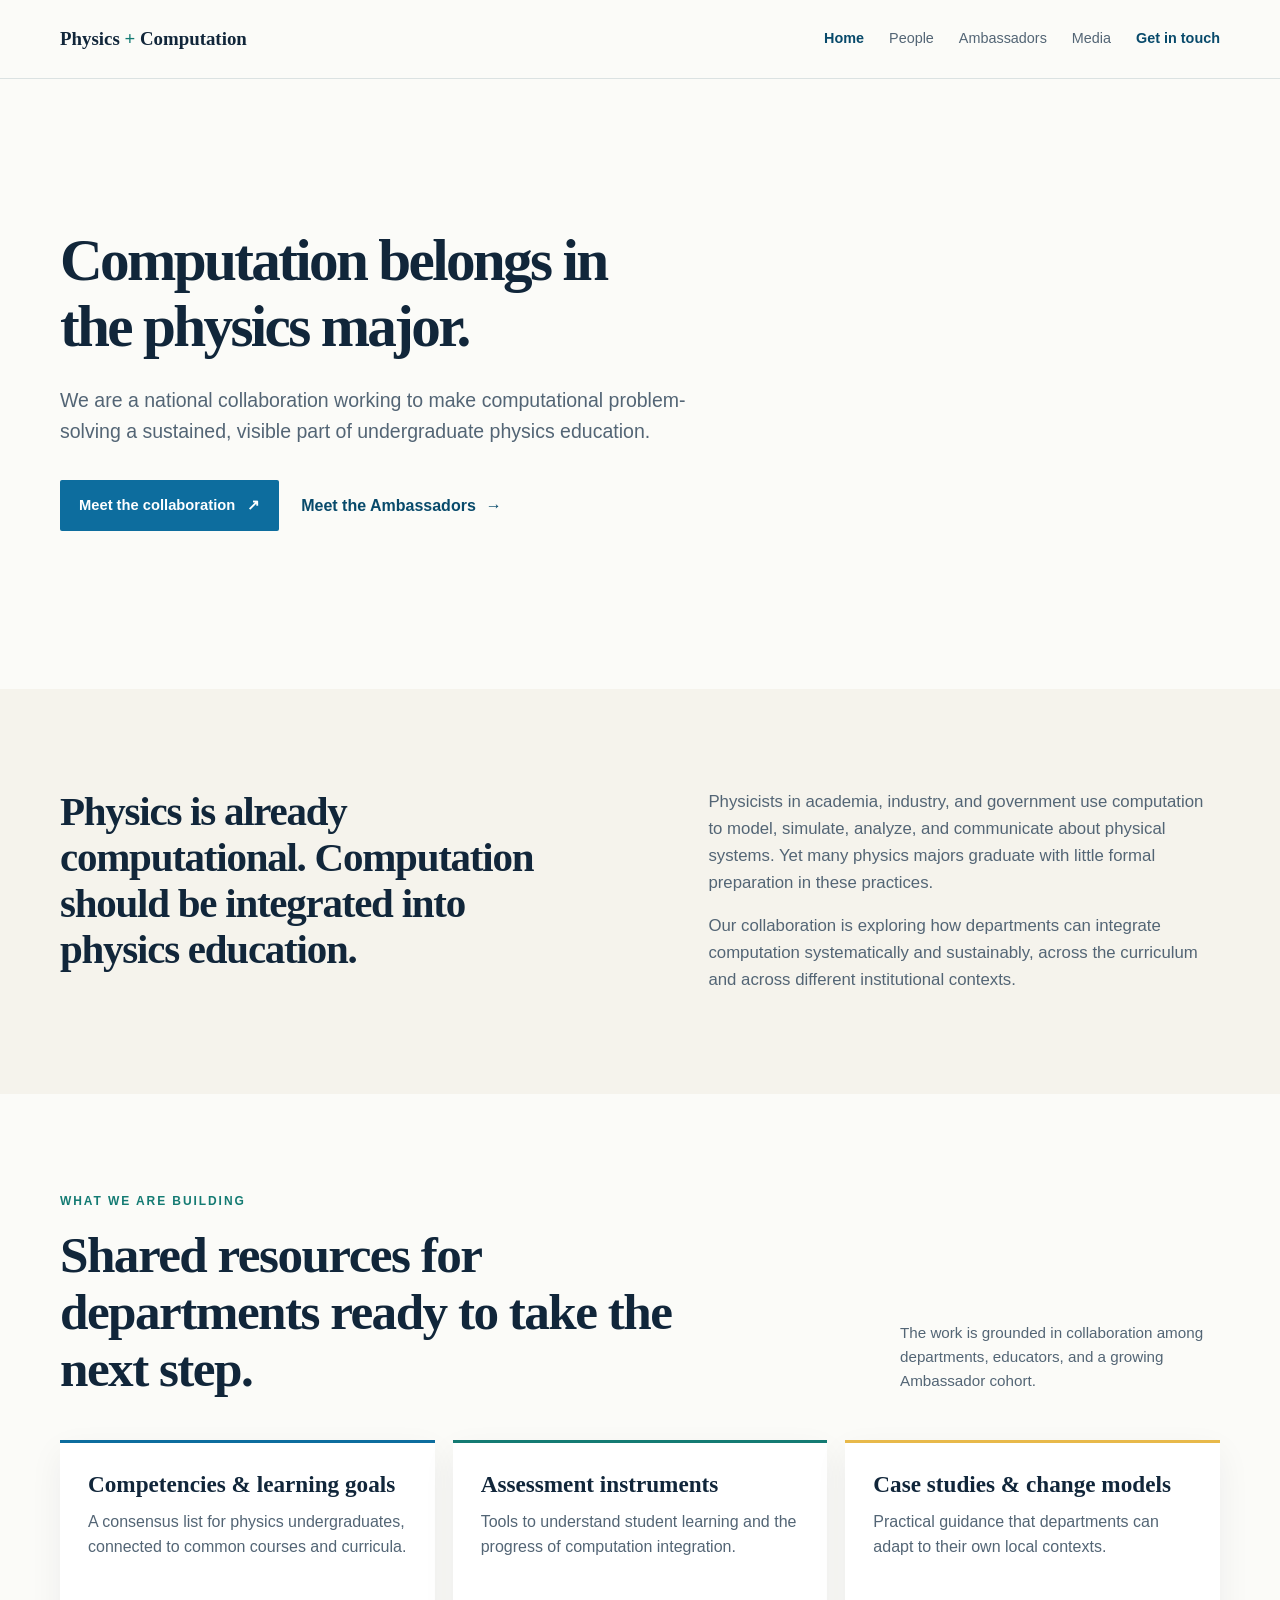
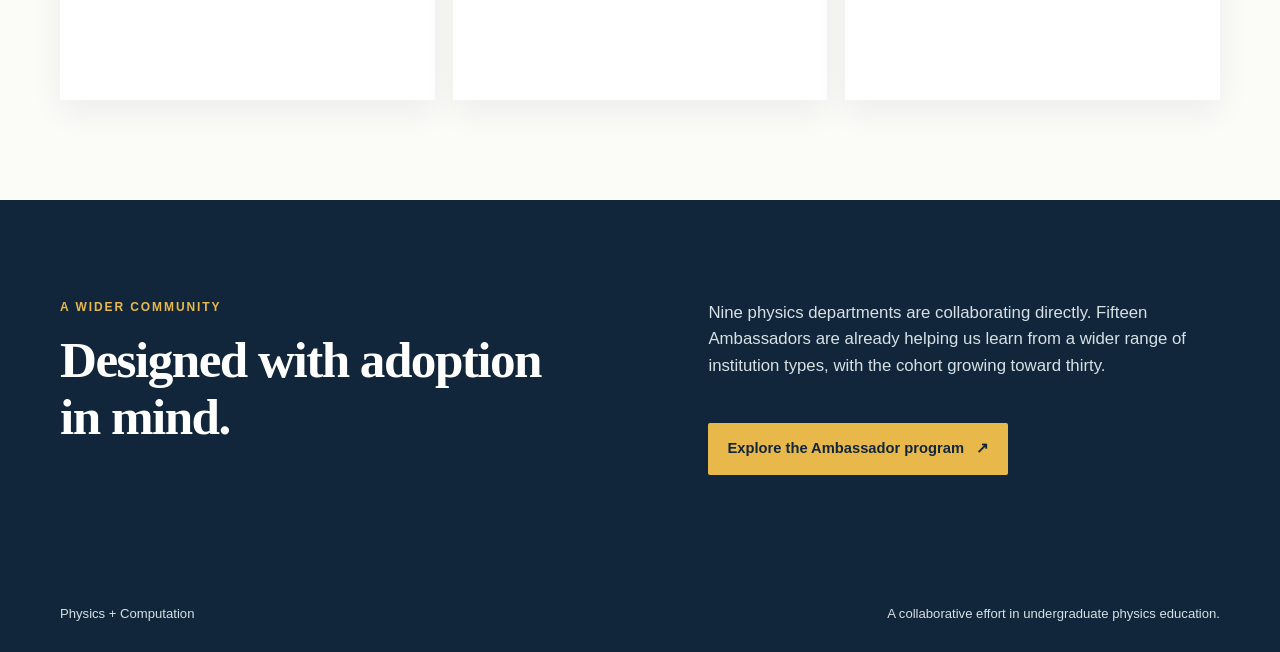
<file: index.html>
<!doctype html>
<html lang="en">
  <head>
    <meta charset="utf-8" />
    <meta name="viewport" content="width=device-width, initial-scale=1" />
    <meta name="description" content="A proposed NSF IUSE collaboration working to integrate computation into undergraduate physics education." />
    <title>Physics + Computation | Undergraduate Physics Education</title>
    <link rel="icon" href="favicon.svg" type="image/svg+xml" />
    <link rel="stylesheet" href="styles.css?v=20260717-2" />
  </head>
  <body>
    <header class="site-header">
      <div class="container nav-wrap">
        <a class="wordmark" href="index.html" aria-label="Physics and Computation home">
          <span>Physics <em>+</em> Computation</span>
        </a>
        <nav class="site-nav" aria-label="Primary navigation">
          <a class="active" href="index.html">Home</a>
          <a href="people.html">People</a>
          <a href="ambassadors.html">Ambassadors</a>
          <a href="media.html">Media</a>
          <a class="nav-contact" href="contact.html">Get in touch</a>
        </nav>
      </div>
    </header>

    <main>
      <section class="hero container">
        <div class="hero-copy">
          <h1>Computation belongs in the physics major.</h1>
          <p class="hero-lede">We are a national collaboration working to make computational problem-solving a sustained, visible part of undergraduate physics education.</p>
          <div class="hero-actions">
            <a class="button button-primary" href="people.html">Meet the collaboration <span aria-hidden="true">↗</span></a>
            <a class="text-link" href="ambassadors.html">Meet the Ambassadors <span aria-hidden="true">→</span></a>
          </div>
        </div>
      </section>

      <section class="section section-soft">
        <div class="container split-intro">
          <div>
            <h2 class="opportunity-heading">Physics is already computational. Computation should be integrated into physics education.</h2>
          </div>
          <div class="intro-copy">
            <p>Physicists in academia, industry, and government use computation to model, simulate, analyze, and communicate about physical systems. Yet many physics majors graduate with little formal preparation in these practices.</p>
            <p>Our collaboration is exploring how departments can integrate computation systematically and sustainably, across the curriculum and across different institutional contexts.</p>
          </div>
        </div>
      </section>

      <section class="section container">
        <div class="section-heading">
          <div>
            <p class="eyebrow">What we are building</p>
            <h2>Shared resources for departments ready to take the next step.</h2>
          </div>
          <p class="section-note">The work is grounded in collaboration among departments, educators, and a growing Ambassador cohort.</p>
        </div>
        <div class="product-grid">
          <article class="product-card">
            <h3>Competencies &amp; learning goals</h3>
            <p>A consensus list for physics undergraduates, connected to common courses and curricula.</p>
          </article>
          <article class="product-card">
            <h3>Assessment instruments</h3>
            <p>Tools to understand student learning and the progress of computation integration.</p>
          </article>
          <article class="product-card">
            <h3>Case studies &amp; change models</h3>
            <p>Practical guidance that departments can adapt to their own local contexts.</p>
          </article>
        </div>
      </section>

      <section class="section section-dark">
        <div class="container impact-row">
          <div>
            <p class="eyebrow eyebrow-light">A wider community</p>
            <h2>Designed with adoption in mind.</h2>
          </div>
          <div class="impact-copy">
            <p>Nine physics departments are collaborating directly. Fifteen Ambassadors are already helping us learn from a wider range of institution types, with the cohort growing toward thirty.</p>
            <a class="button button-light" href="ambassadors.html">Explore the Ambassador program <span aria-hidden="true">↗</span></a>
          </div>
        </div>
      </section>

    </main>

    <footer class="site-footer">
      <div class="container footer-wrap">
        <p>Physics + Computation</p>
        <p>A collaborative effort in undergraduate physics education.</p>
      </div>
    </footer>
  </body>
</html>
</file>
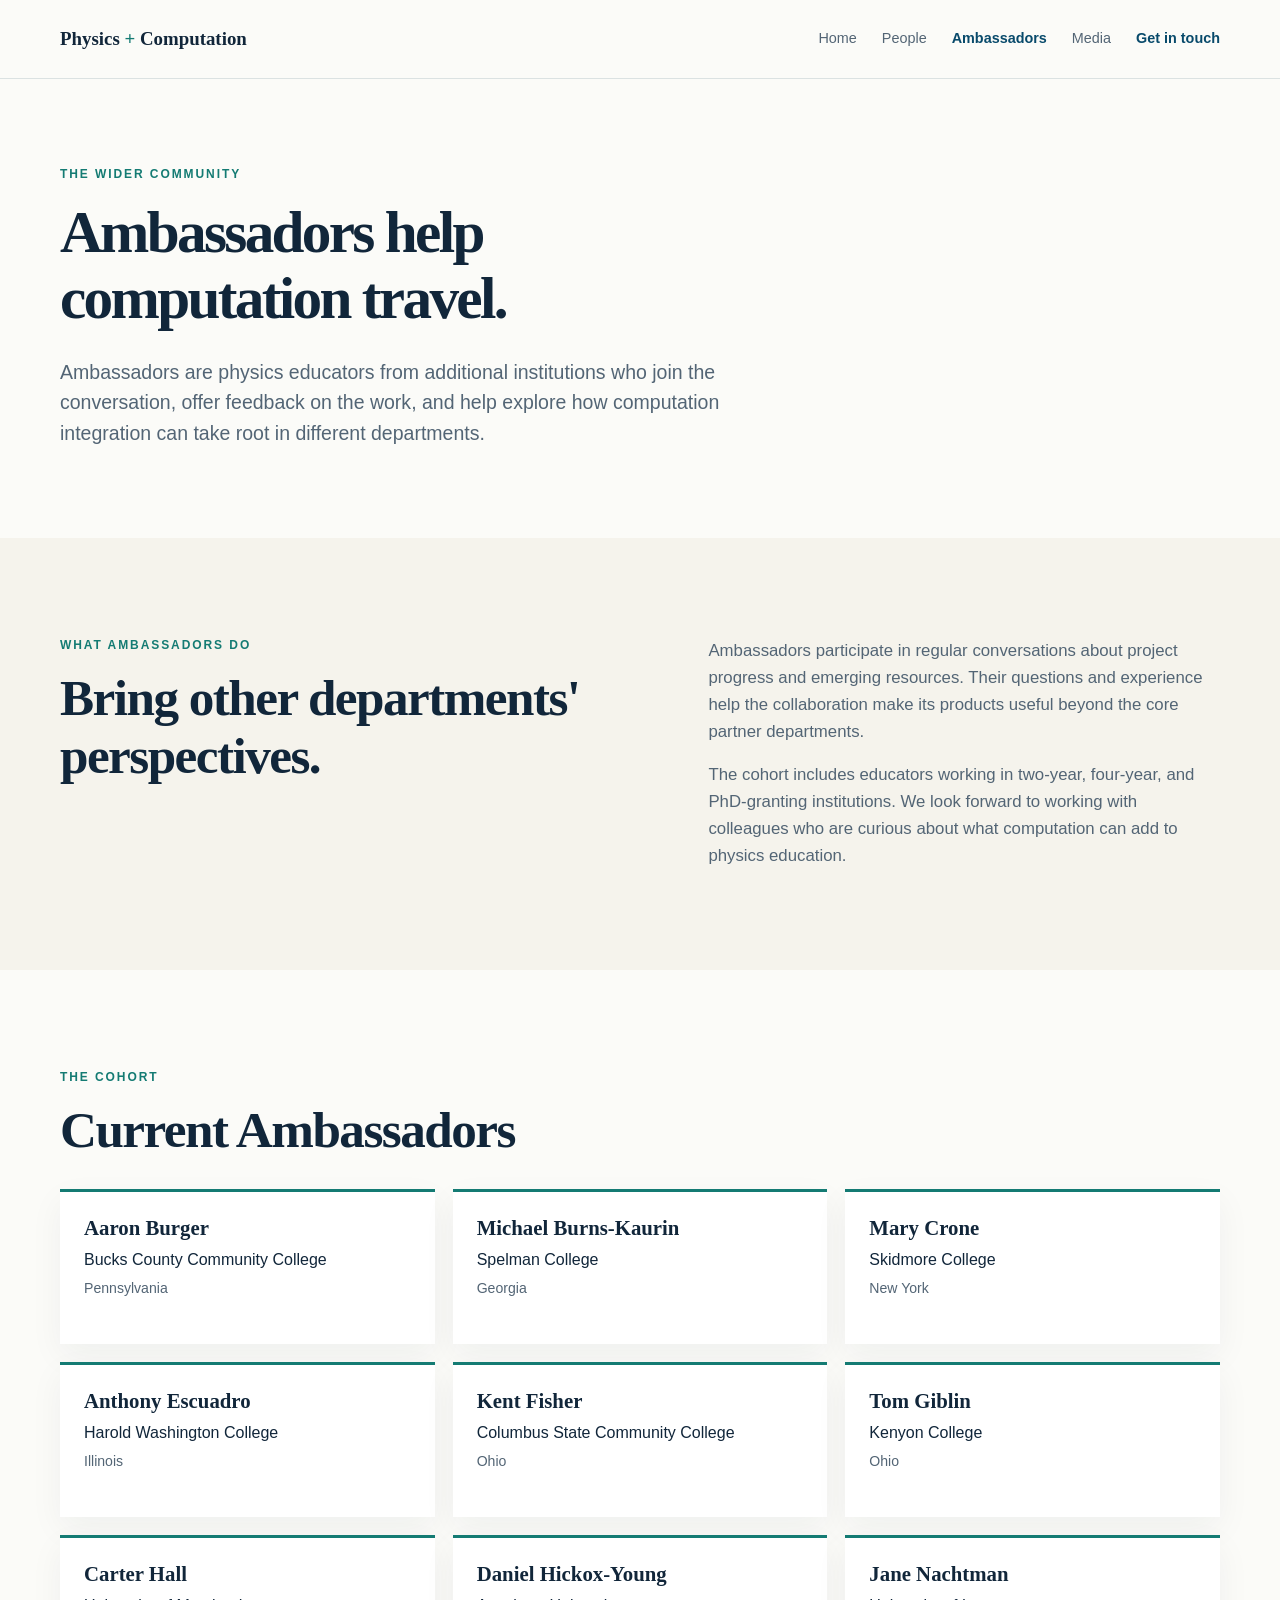
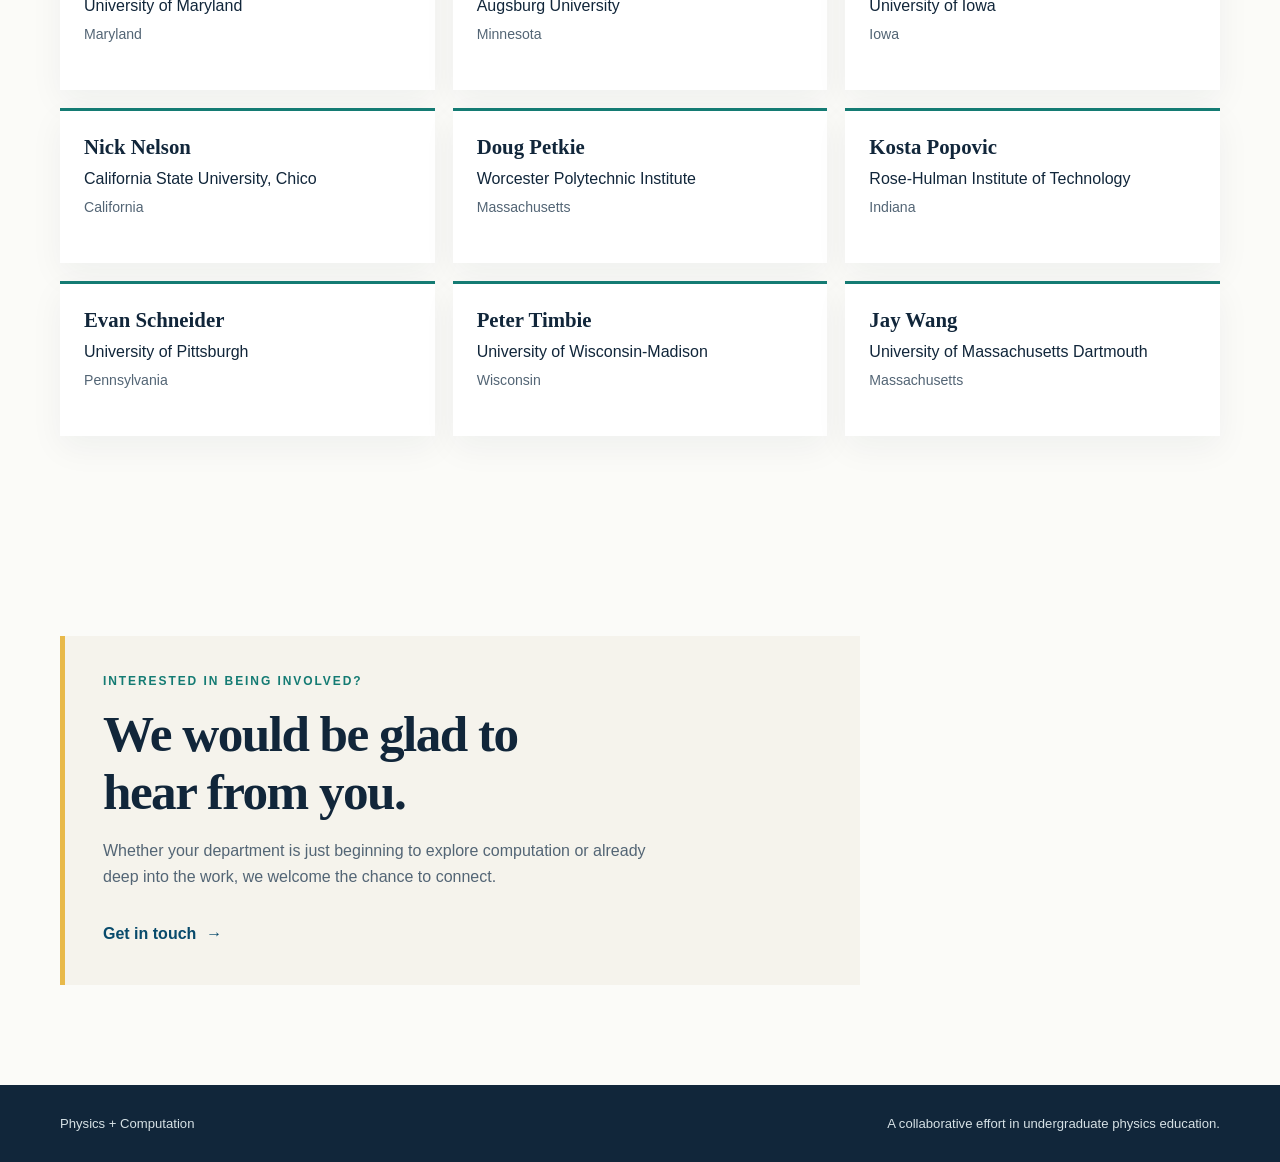
<file: ambassadors.html>
<!doctype html>
<html lang="en">
  <head>
    <meta charset="utf-8" />
    <meta name="viewport" content="width=device-width, initial-scale=1" />
    <meta name="description" content="Learn about the Ambassador cohort for the proposed Physics + Computation project." />
    <title>Ambassadors | Physics + Computation</title>
    <link rel="icon" href="favicon.svg" type="image/svg+xml" />
    <link rel="stylesheet" href="styles.css?v=20260717-2" />
  </head>
  <body>
    <header class="site-header">
      <div class="container nav-wrap">
        <a class="wordmark" href="index.html" aria-label="Physics and Computation home">
          <span>Physics <em>+</em> Computation</span>
        </a>
        <nav class="site-nav" aria-label="Primary navigation">
          <a href="index.html">Home</a>
          <a href="people.html">People</a>
          <a class="active" href="ambassadors.html">Ambassadors</a>
          <a href="media.html">Media</a>
          <a class="nav-contact" href="contact.html">Get in touch</a>
        </nav>
      </div>
    </header>

    <main>
      <section class="page-hero container ambassador-hero">
        <p class="eyebrow">The wider community</p>
        <h1>Ambassadors help computation travel.</h1>
        <p class="page-lede">Ambassadors are physics educators from additional institutions who join the conversation, offer feedback on the work, and help explore how computation integration can take root in different departments.</p>
      </section>

      <section class="section section-soft">
        <div class="container split-intro">
          <div>
            <p class="eyebrow">What Ambassadors do</p>
            <h2>Bring other departments' perspectives.</h2>
          </div>
          <div class="intro-copy">
            <p>Ambassadors participate in regular conversations about project progress and emerging resources. Their questions and experience help the collaboration make its products useful beyond the core partner departments.</p>
            <p>The cohort includes educators working in two-year, four-year, and PhD-granting institutions. We look forward to working with colleagues who are curious about what computation can add to physics education.</p>
          </div>
        </div>
      </section>

      <section class="section container">
        <div class="section-heading compact-heading ambassador-list-heading">
          <div>
            <p class="eyebrow">The cohort</p>
            <h2>Current Ambassadors</h2>
          </div>
        </div>
        <div class="ambassador-list">
          <article class="ambassador-card"><h3>Aaron Burger</h3><p>Bucks County Community College</p><span>Pennsylvania</span></article>
          <article class="ambassador-card"><h3>Michael Burns-Kaurin</h3><p>Spelman College</p><span>Georgia</span></article>
          <article class="ambassador-card"><h3>Mary Crone</h3><p>Skidmore College</p><span>New York</span></article>
          <article class="ambassador-card"><h3>Anthony Escuadro</h3><p>Harold Washington College</p><span>Illinois</span></article>
          <article class="ambassador-card"><h3>Kent Fisher</h3><p>Columbus State Community College</p><span>Ohio</span></article>
          <article class="ambassador-card"><h3>Tom Giblin</h3><p>Kenyon College</p><span>Ohio</span></article>
          <article class="ambassador-card"><h3>Carter Hall</h3><p>University of Maryland</p><span>Maryland</span></article>
          <article class="ambassador-card"><h3>Daniel Hickox-Young</h3><p>Augsburg University</p><span>Minnesota</span></article>
          <article class="ambassador-card"><h3>Jane Nachtman</h3><p>University of Iowa</p><span>Iowa</span></article>
          <article class="ambassador-card"><h3>Nick Nelson</h3><p>California State University, Chico</p><span>California</span></article>
          <article class="ambassador-card"><h3>Doug Petkie</h3><p>Worcester Polytechnic Institute</p><span>Massachusetts</span></article>
          <article class="ambassador-card"><h3>Kosta Popovic</h3><p>Rose-Hulman Institute of Technology</p><span>Indiana</span></article>
          <article class="ambassador-card"><h3>Evan Schneider</h3><p>University of Pittsburgh</p><span>Pennsylvania</span></article>
          <article class="ambassador-card"><h3>Peter Timbie</h3><p>University of Wisconsin-Madison</p><span>Wisconsin</span></article>
          <article class="ambassador-card"><h3>Jay Wang</h3><p>University of Massachusetts Dartmouth</p><span>Massachusetts</span></article>
        </div>
      </section>

      <section class="section container callout-section single-callout">
        <div class="callout callout-accent">
          <p class="eyebrow">Interested in being involved?</p>
          <h2>We would be glad to hear from you.</h2>
          <p>Whether your department is just beginning to explore computation or already deep into the work, we welcome the chance to connect.</p>
          <a class="text-link" href="contact.html">Get in touch <span aria-hidden="true">→</span></a>
        </div>
      </section>
    </main>

    <footer class="site-footer">
      <div class="container footer-wrap">
        <p>Physics + Computation</p>
        <p>A collaborative effort in undergraduate physics education.</p>
      </div>
    </footer>
  </body>
</html>
</file>
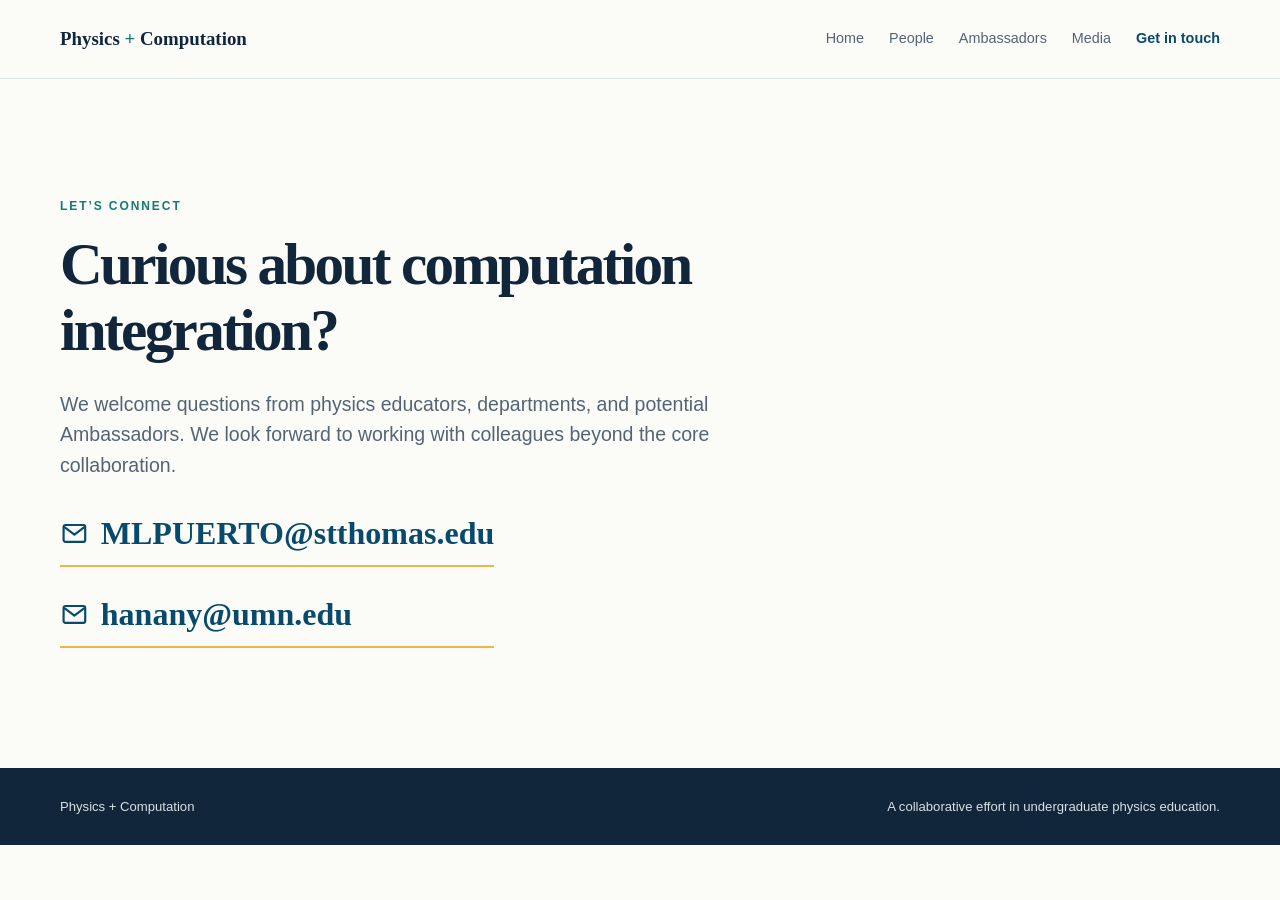
<file: contact.html>
<!doctype html>
<html lang="en">
  <head>
    <meta charset="utf-8" />
    <meta name="viewport" content="width=device-width, initial-scale=1" />
    <meta name="description" content="Contact the Physics + Computation collaboration." />
    <title>Contact | Physics + Computation</title>
    <link rel="icon" href="favicon.svg" type="image/svg+xml" />
    <link rel="stylesheet" href="styles.css?v=20260717-2" />
  </head>
  <body>
    <header class="site-header">
      <div class="container nav-wrap">
        <a class="wordmark" href="index.html" aria-label="Physics and Computation home">
          <span>Physics <em>+</em> Computation</span>
        </a>
        <nav class="site-nav" aria-label="Primary navigation">
          <a href="index.html">Home</a>
          <a href="people.html">People</a>
          <a href="ambassadors.html">Ambassadors</a>
          <a href="media.html">Media</a>
          <a class="nav-contact active" href="contact.html">Get in touch</a>
        </nav>
      </div>
    </header>

    <main>
      <section class="contact-hero container">
        <p class="eyebrow">Let’s connect</p>
        <h1>Curious about computation integration?</h1>
        <p class="page-lede">We welcome questions from physics educators, departments, and potential Ambassadors. We look forward to working with colleagues beyond the core collaboration.</p>
        <div class="contact-list">
          <a class="contact-email" href="mailto:MLPUERTO@stthomas.edu?subject=Question%20about%20the%20Computation%20Integration%20Collaboration"><span class="contact-icon" aria-hidden="true"><svg width="20" height="20" viewBox="0 0 24 24" fill="none" stroke="currentColor" stroke-linecap="round" stroke-linejoin="round" stroke-width="1.8" focusable="false"><rect x="3" y="5" width="18" height="14" rx="1.5"></rect><path d="m4 7 8 6 8-6"></path></svg></span>MLPUERTO@stthomas.edu</a>
          <a class="contact-email" href="mailto:hanany@umn.edu?subject=Question%20about%20the%20Computation%20Integration%20Collaboration"><span class="contact-icon" aria-hidden="true"><svg width="20" height="20" viewBox="0 0 24 24" fill="none" stroke="currentColor" stroke-linecap="round" stroke-linejoin="round" stroke-width="1.8" focusable="false"><rect x="3" y="5" width="18" height="14" rx="1.5"></rect><path d="m4 7 8 6 8-6"></path></svg></span>hanany@umn.edu</a>
        </div>
      </section>
    </main>

    <footer class="site-footer">
      <div class="container footer-wrap">
        <p>Physics + Computation</p>
        <p>A collaborative effort in undergraduate physics education.</p>
      </div>
    </footer>
  </body>
</html>
</file>
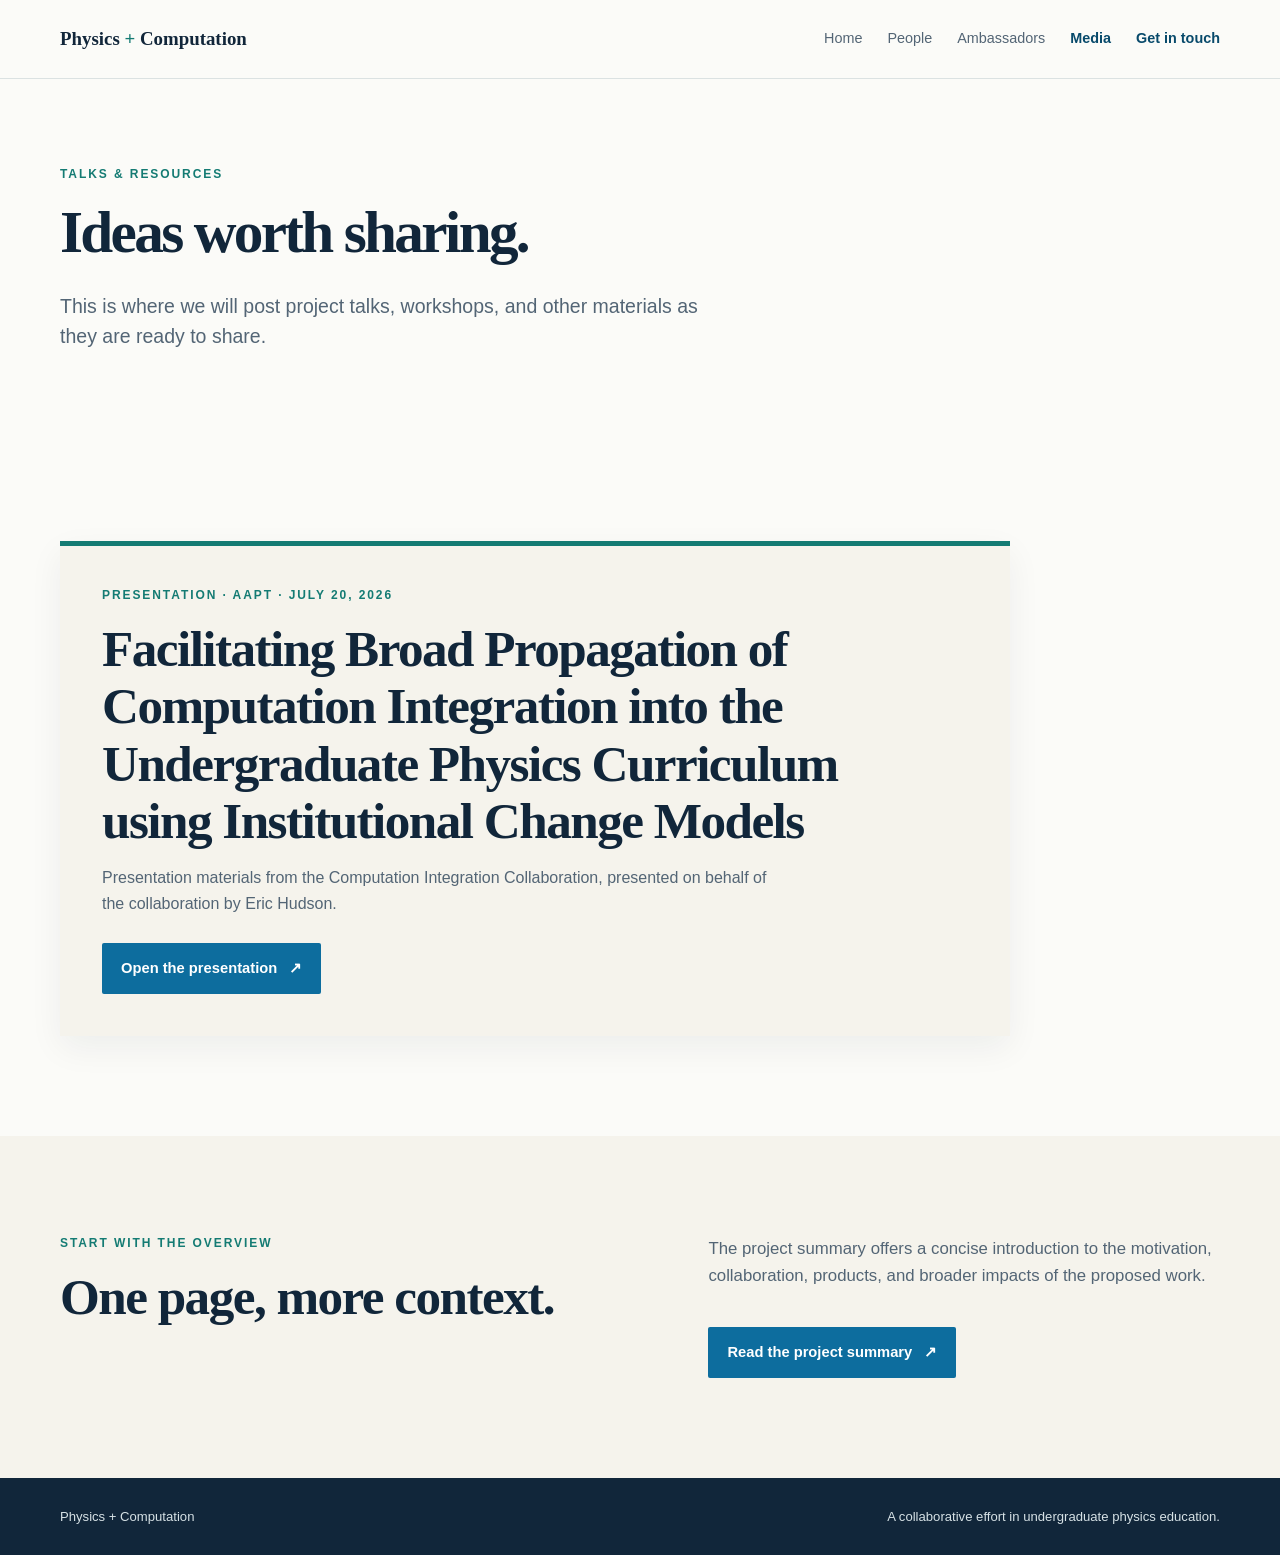
<file: media.html>
<!doctype html>
<html lang="en">
  <head>
    <meta charset="utf-8" />
    <meta name="viewport" content="width=device-width, initial-scale=1" />
    <meta name="description" content="Talks and media from the Physics + Computation collaboration." />
    <title>Media | Physics + Computation</title>
    <link rel="icon" href="favicon.svg" type="image/svg+xml" />
    <link rel="stylesheet" href="styles.css?v=20260717-2" />
  </head>
  <body>
    <header class="site-header">
      <div class="container nav-wrap">
        <a class="wordmark" href="index.html" aria-label="Physics and Computation home">
          <span>Physics <em>+</em> Computation</span>
        </a>
        <nav class="site-nav" aria-label="Primary navigation">
          <a href="index.html">Home</a>
          <a href="people.html">People</a>
          <a href="ambassadors.html">Ambassadors</a>
          <a class="active" href="media.html">Media</a>
          <a class="nav-contact" href="contact.html">Get in touch</a>
        </nav>
      </div>
    </header>

    <main>
      <section class="page-hero container">
        <p class="eyebrow">Talks &amp; resources</p>
        <h1>Ideas worth sharing.</h1>
        <p class="page-lede">This is where we will post project talks, workshops, and other materials as they are ready to share.</p>
      </section>

      <section class="section container">
        <article class="media-card">
          <p class="eyebrow">Presentation · AAPT · July 20, 2026</p>
          <h2>Facilitating Broad Propagation of Computation Integration into the Undergraduate Physics Curriculum using Institutional Change Models</h2>
          <p>Presentation materials from the Computation Integration Collaboration, presented on behalf of the collaboration by Eric Hudson.</p>
          <a class="button button-primary" href="assets/ComputationIUSE-AAPT-20260720.pdf" target="_blank" rel="noopener">Open the presentation <span aria-hidden="true">↗</span></a>
        </article>
      </section>

      <section class="section section-soft">
        <div class="container media-summary-row">
          <div>
            <p class="eyebrow">Start with the overview</p>
            <h2>One page, more context.</h2>
          </div>
          <div>
            <p>The project summary offers a concise introduction to the motivation, collaboration, products, and broader impacts of the proposed work.</p>
            <a class="button button-primary" href="assets/project-summary.pdf" target="_blank" rel="noopener">Read the project summary <span aria-hidden="true">↗</span></a>
          </div>
        </div>
      </section>
    </main>

    <footer class="site-footer">
      <div class="container footer-wrap">
        <p>Physics + Computation</p>
        <p>A collaborative effort in undergraduate physics education.</p>
      </div>
    </footer>
  </body>
</html>
</file>
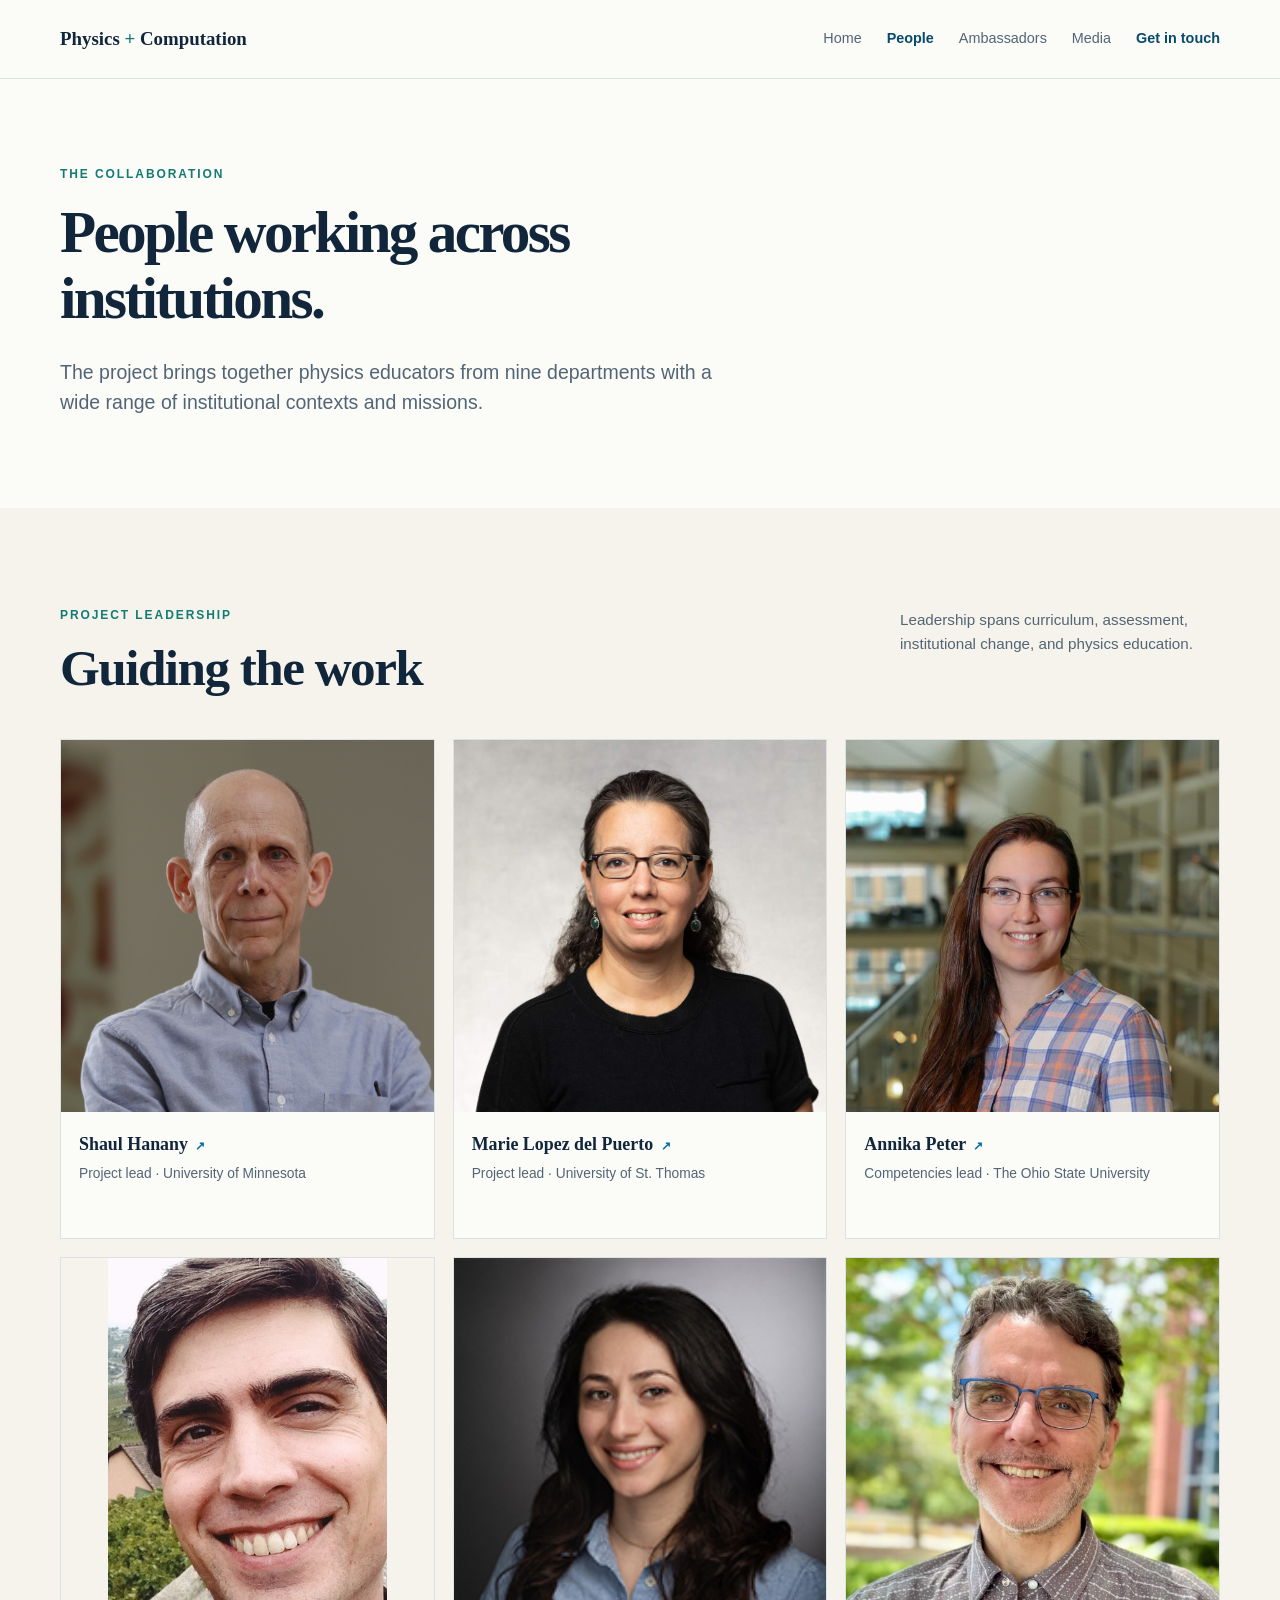
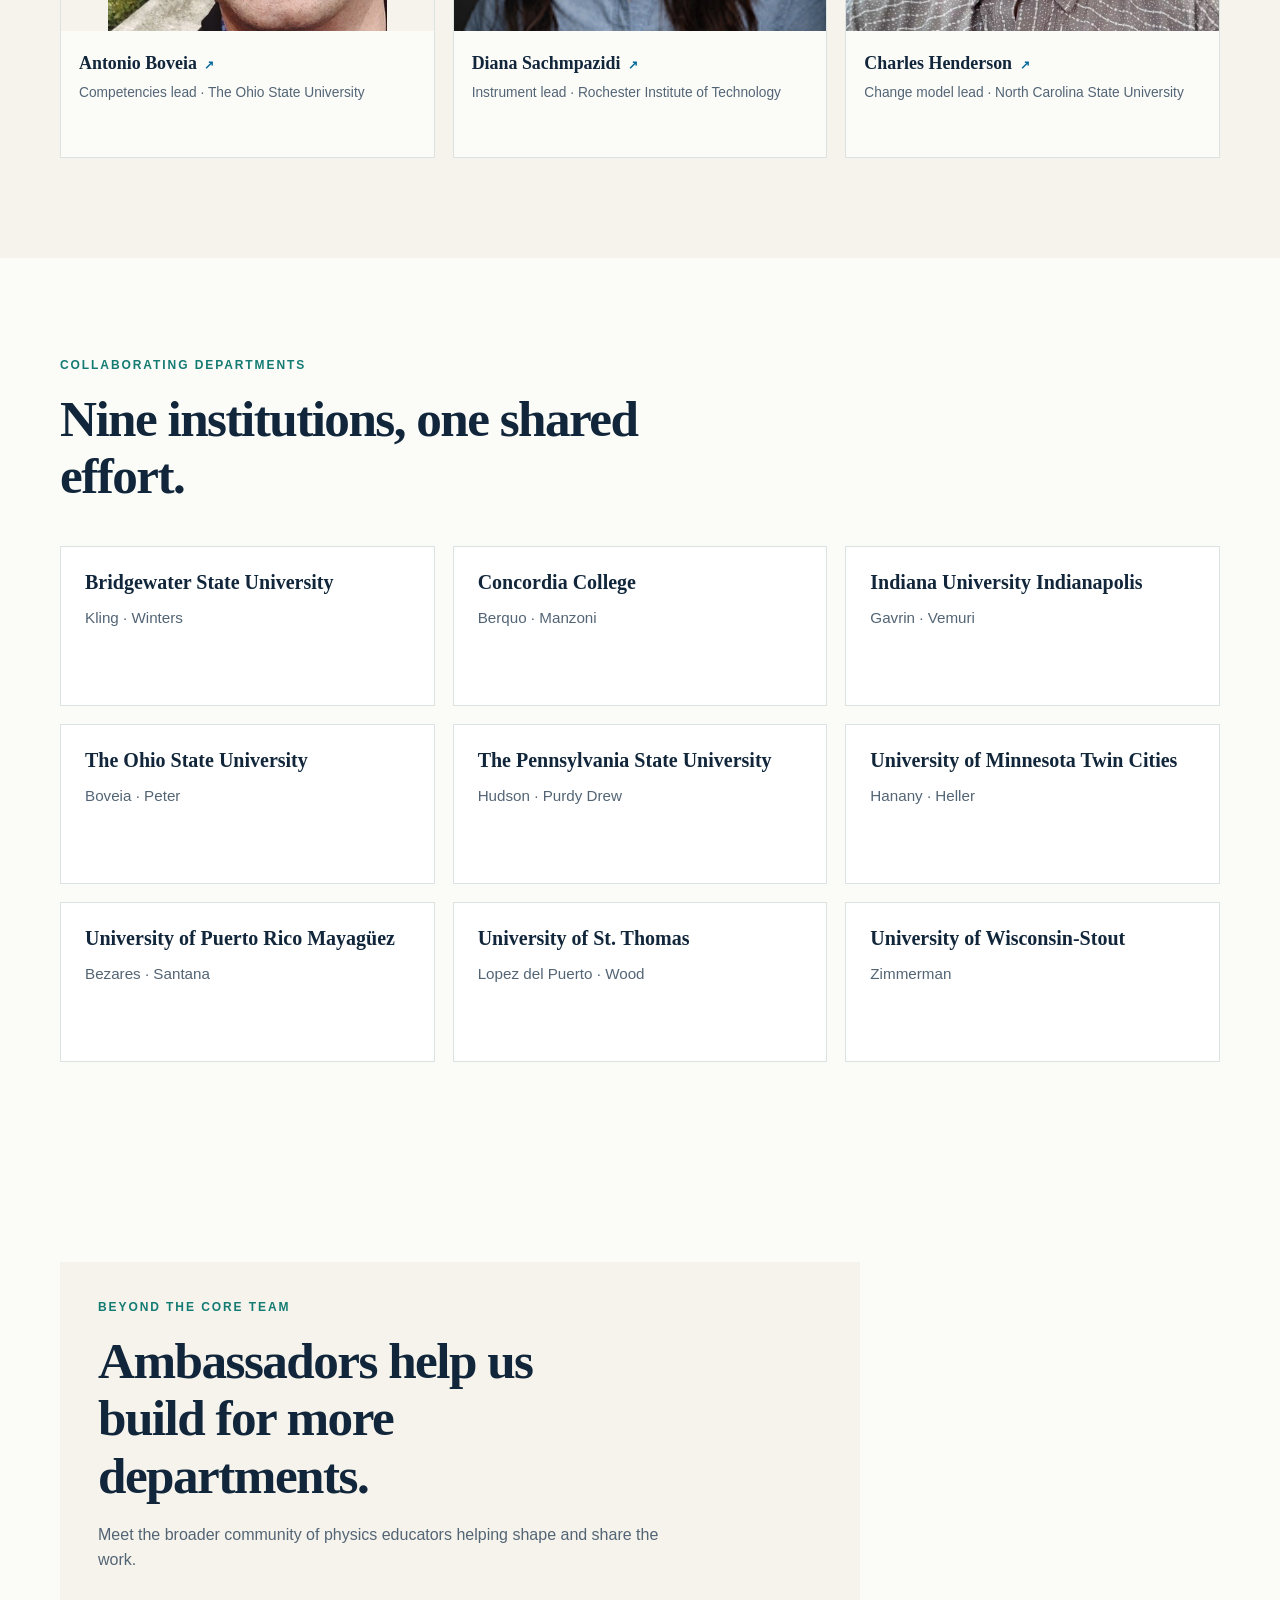
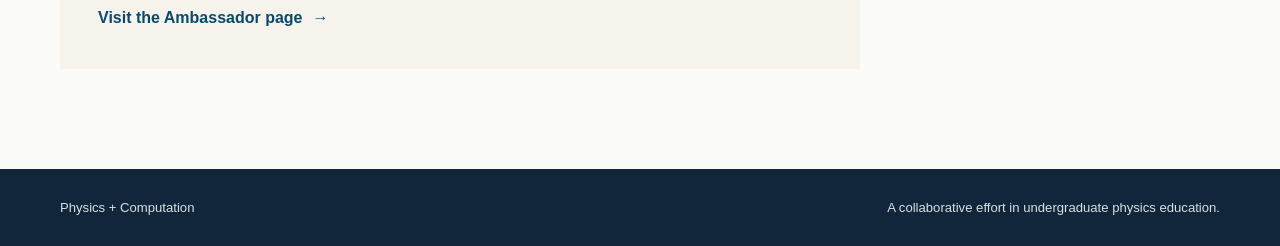
<file: people.html>
<!doctype html>
<html lang="en">
  <head>
    <meta charset="utf-8" />
    <meta name="viewport" content="width=device-width, initial-scale=1" />
    <meta name="description" content="The institutions and collaborators working on the proposed Physics + Computation project." />
    <title>People | Physics + Computation</title>
    <link rel="icon" href="favicon.svg" type="image/svg+xml" />
    <link rel="stylesheet" href="styles.css?v=20260717-2" />
  </head>
  <body>
    <header class="site-header">
      <div class="container nav-wrap">
        <a class="wordmark" href="index.html" aria-label="Physics and Computation home">
          <span>Physics <em>+</em> Computation</span>
        </a>
        <nav class="site-nav" aria-label="Primary navigation">
          <a href="index.html">Home</a>
          <a class="active" href="people.html">People</a>
          <a href="ambassadors.html">Ambassadors</a>
          <a href="media.html">Media</a>
          <a class="nav-contact" href="contact.html">Get in touch</a>
        </nav>
      </div>
    </header>

    <main>
      <section class="page-hero container">
        <p class="eyebrow">The collaboration</p>
        <h1>People working across institutions.</h1>
        <p class="page-lede">The project brings together physics educators from nine departments with a wide range of institutional contexts and missions.</p>
      </section>

      <section class="section section-soft">
        <div class="container">
          <div class="section-heading compact-heading">
            <div>
              <p class="eyebrow">Project leadership</p>
              <h2>Guiding the work</h2>
            </div>
            <p class="section-note">Leadership spans curriculum, assessment, institutional change, and physics education.</p>
          </div>
          <div class="leadership-grid">
            <article class="leadership-card">
              <img src="assets/people/shaul-hanany-updated.jpg" alt="Shaul Hanany" />
              <div class="leadership-card-copy"><a class="leadership-name" href="https://cse.umn.edu/physics/shaul-hanany" target="_blank" rel="noopener">Shaul Hanany <span aria-hidden="true">↗</span></a><span>Project lead · University of Minnesota</span></div>
            </article>
            <article class="leadership-card">
              <img src="assets/people/marie-lopez-del-puerto.jpg" alt="Marie Lopez del Puerto" />
              <div class="leadership-card-copy"><a class="leadership-name" href="https://cas.stthomas.edu/departments/faculty/marie-lopez-del-puerto/" target="_blank" rel="noopener">Marie Lopez del Puerto <span aria-hidden="true">↗</span></a><span>Project lead · University of St. Thomas</span></div>
            </article>
            <article class="leadership-card">
              <img src="assets/people/annika-peter.jpg" alt="Annika Peter" />
              <div class="leadership-card-copy"><a class="leadership-name" href="https://astronomy.osu.edu/people/peter.33" target="_blank" rel="noopener">Annika Peter <span aria-hidden="true">↗</span></a><span>Competencies lead · The Ohio State University</span></div>
            </article>
            <article class="leadership-card">
              <img class="portrait-photo" src="assets/people/antonio-boveia.jpg" alt="Antonio Boveia" />
              <div class="leadership-card-copy"><a class="leadership-name" href="https://physics.osu.edu/people/boveia.1" target="_blank" rel="noopener">Antonio Boveia <span aria-hidden="true">↗</span></a><span>Competencies lead · The Ohio State University</span></div>
            </article>
            <article class="leadership-card">
              <img src="assets/people/diana-sachmpazidi.jpg" alt="Diana Sachmpazidi" />
              <div class="leadership-card-copy"><a class="leadership-name" href="https://www.rit.edu/science/directory/dxssps-diana-sachmpazidi" target="_blank" rel="noopener">Diana Sachmpazidi <span aria-hidden="true">↗</span></a><span>Instrument lead · Rochester Institute of Technology</span></div>
            </article>
            <article class="leadership-card">
              <img src="assets/people/charles-henderson.jpg" alt="Charles Henderson" />
              <div class="leadership-card-copy"><a class="leadership-name" href="https://physics.sciences.ncsu.edu/group/faculty/" target="_blank" rel="noopener">Charles Henderson <span aria-hidden="true">↗</span></a><span>Change model lead · North Carolina State University</span></div>
            </article>
          </div>
        </div>
      </section>

      <section class="section container">
        <div class="section-heading compact-heading">
          <div>
            <p class="eyebrow">Collaborating departments</p>
            <h2>Nine institutions, one shared effort.</h2>
          </div>
        </div>
        <div class="institution-grid">
          <article class="institution-card"><h3>Bridgewater State University</h3><p>Kling · Winters</p></article>
          <article class="institution-card"><h3>Concordia College</h3><p>Berquo · Manzoni</p></article>
          <article class="institution-card"><h3>Indiana University Indianapolis</h3><p>Gavrin · Vemuri</p></article>
          <article class="institution-card"><h3>The Ohio State University</h3><p>Boveia · Peter</p></article>
          <article class="institution-card"><h3>The Pennsylvania State University</h3><p>Hudson · Purdy Drew</p></article>
          <article class="institution-card"><h3>University of Minnesota Twin Cities</h3><p>Hanany · Heller</p></article>
          <article class="institution-card"><h3>University of Puerto Rico Mayagüez</h3><p>Bezares · Santana</p></article>
          <article class="institution-card"><h3>University of St. Thomas</h3><p>Lopez del Puerto · Wood</p></article>
          <article class="institution-card"><h3>University of Wisconsin-Stout</h3><p>Zimmerman</p></article>
        </div>
      </section>

      <section class="section container callout-section single-callout">
        <div class="callout">
          <p class="eyebrow">Beyond the core team</p>
          <h2>Ambassadors help us build for more departments.</h2>
          <p>Meet the broader community of physics educators helping shape and share the work.</p>
          <a class="text-link" href="ambassadors.html">Visit the Ambassador page <span aria-hidden="true">→</span></a>
        </div>
      </section>
    </main>

    <footer class="site-footer">
      <div class="container footer-wrap">
        <p>Physics + Computation</p>
        <p>A collaborative effort in undergraduate physics education.</p>
      </div>
    </footer>
  </body>
</html>
</file>
<file: styles.css>
:root {
  --ink: #11263a;
  --muted: #536575;
  --blue: #0d6d9e;
  --blue-deep: #084a6b;
  --teal: #147b73;
  --cream: #f5f3ec;
  --paper: #fbfbf8;
  --line: #dbe2e2;
  --gold: #e8b94a;
  --max: 1160px;
}

* { box-sizing: border-box; }

html { scroll-behavior: smooth; }

body {
  margin: 0;
  color: var(--ink);
  background: var(--paper);
  font-family: Arial, Helvetica, sans-serif;
  font-size: 16px;
  line-height: 1.6;
}

a { color: inherit; }

.container {
  width: min(var(--max), calc(100% - 48px));
  margin: 0 auto;
}

.site-header {
  position: relative;
  z-index: 2;
  background: rgba(251, 251, 248, 0.96);
  border-bottom: 1px solid var(--line);
}

.nav-wrap {
  display: flex;
  align-items: center;
  justify-content: space-between;
  gap: 32px;
  min-height: 78px;
}

.wordmark {
  display: inline-flex;
  align-items: center;
  gap: 10px;
  color: var(--ink);
  font-family: Georgia, "Times New Roman", serif;
  font-size: 1.18rem;
  font-weight: 700;
  text-decoration: none;
  white-space: nowrap;
}

.wordmark em { color: var(--teal); font-style: normal; }

.site-nav { display: flex; align-items: center; gap: 25px; font-size: 0.9rem; }
.site-nav a { color: var(--muted); text-decoration: none; }
.site-nav a:hover, .site-nav a.active { color: var(--blue-deep); }
.site-nav a.active { font-weight: 700; }
.site-nav .nav-contact { color: var(--blue-deep); font-weight: 700; }

.hero {
  display: grid;
  grid-template-columns: 1fr;
  align-items: center;
  gap: 72px;
  min-height: 610px;
  padding-top: 78px;
  padding-bottom: 88px;
}

.eyebrow {
  margin: 0 0 16px;
  color: var(--teal);
  font-size: 0.75rem;
  font-weight: 700;
  letter-spacing: 0.16em;
  line-height: 1.3;
  text-transform: uppercase;
}

h1, h2, h3, p { margin-top: 0; }
h1, h2, h3 { font-family: Georgia, "Times New Roman", serif; line-height: 1.12; }
h1 { max-width: 720px; margin-bottom: 26px; font-size: clamp(3.35rem, 6vw, 5.7rem); letter-spacing: -0.045em; }
h2 { margin-bottom: 18px; font-size: clamp(2.15rem, 4vw, 3.6rem); letter-spacing: -0.03em; }
h3 { margin-bottom: 12px; font-size: 1.45rem; }

.hero h1, .page-hero h1, .contact-hero h1, .ambassador-hero h1 { font-size: 3.7rem; }
.hero h1 { max-width: 620px; }
.opportunity-heading { max-width: 600px; font-size: clamp(2rem, 3.2vw, 2.8rem); }

.hero-lede, .page-lede {
  max-width: 650px;
  color: var(--muted);
  font-size: 1.22rem;
  line-height: 1.55;
}

.hero-actions { display: flex; flex-wrap: wrap; align-items: center; gap: 22px; margin-top: 34px; }
.button {
  display: inline-flex;
  align-items: center;
  gap: 12px;
  padding: 13px 18px;
  border: 1px solid transparent;
  border-radius: 2px;
  font-size: 0.92rem;
  font-weight: 700;
  text-decoration: none;
  transition: transform 160ms ease, background 160ms ease, color 160ms ease;
}
.button:hover { transform: translateY(-2px); }
.button-primary { color: white; background: var(--blue); }
.button-primary:hover { background: var(--blue-deep); }
.button-light { color: var(--ink); background: var(--gold); }
.button-light:hover { background: #f0c969; }
.text-link { display: inline-flex; align-items: center; gap: 10px; color: var(--blue-deep); font-weight: 700; text-decoration: none; }
.text-link:hover { color: var(--teal); }

.hero-art {
  position: relative;
  min-height: 420px;
  overflow: hidden;
  background: var(--cream);
  border-radius: 50% 50% 5px 5px;
}
.hero-art-grid {
  position: absolute;
  inset: 16% 10% 12%;
  opacity: 0.64;
  background-image: linear-gradient(rgba(13, 109, 158, 0.14) 1px, transparent 1px), linear-gradient(90deg, rgba(13, 109, 158, 0.14) 1px, transparent 1px);
  background-size: 32px 32px;
  transform: perspective(420px) rotateX(53deg) rotateZ(-12deg) scale(1.2);
}
.hero-art-orbit { position: absolute; border: 1px solid var(--blue); border-radius: 50%; transform: rotate(-24deg); }
.orbit-one { width: 300px; height: 145px; top: 105px; left: 55px; }
.orbit-two { width: 335px; height: 180px; top: 124px; left: 30px; border-color: var(--teal); transform: rotate(38deg); }
.hero-art-dot { position: absolute; width: 13px; height: 13px; background: var(--gold); border: 3px solid var(--paper); border-radius: 50%; box-shadow: 0 0 0 1px var(--blue); }
.dot-one { top: 155px; right: 86px; }
.dot-two { top: 270px; left: 92px; background: var(--teal); }
.dot-three { bottom: 78px; right: 138px; }
.hero-art-label { position: absolute; right: 46px; bottom: 45px; color: var(--blue-deep); font-family: Georgia, "Times New Roman", serif; font-size: 1.35rem; line-height: 1.35; }

.section { padding-top: 100px; padding-bottom: 100px; }
.section-soft { background: var(--cream); }
.section-dark { color: white; background: var(--ink); }
.section-dark .eyebrow { color: var(--gold); }
.section-dark h2 { color: white; }
.split-intro, .impact-row, .media-summary-row { display: grid; grid-template-columns: minmax(0, 1fr) minmax(0, 0.9fr); gap: 80px; align-items: start; }
.split-intro h2, .impact-row h2, .media-summary-row h2 { max-width: 530px; }
.intro-copy, .impact-copy, .media-summary-row > div:last-child { color: var(--muted); font-size: 1.05rem; }
.intro-copy p:last-child, .impact-copy p:last-child { margin-bottom: 0; }
.section-dark .impact-copy { color: #d7e1e5; }
.section-heading { display: flex; align-items: end; justify-content: space-between; gap: 50px; margin-bottom: 42px; }
.section-heading h2 { max-width: 650px; margin-bottom: 0; }
.section-note { max-width: 320px; margin-bottom: 4px; color: var(--muted); font-size: 0.95rem; }
.compact-heading { align-items: start; }

.product-grid { display: grid; grid-template-columns: repeat(3, 1fr); gap: 18px; }
.product-card { min-height: 260px; padding: 28px; border-top: 3px solid var(--blue); background: white; box-shadow: 0 12px 32px rgba(17, 38, 58, 0.06); }
.product-card:nth-child(2) { border-top-color: var(--teal); }
.product-card:nth-child(3) { border-top-color: var(--gold); }
.product-card p, .institution-card p { margin-bottom: 0; color: var(--muted); }
.card-number { display: inline-block; margin-bottom: 28px; color: var(--teal); font-size: 0.78rem; font-weight: 700; letter-spacing: 0.12em; text-transform: uppercase; }
.section-dark .button { margin-top: 26px; }

.callout-section { display: grid; grid-template-columns: 1.15fr 0.85fr; gap: 18px; }
.callout, .summary-link { padding: 38px; background: var(--cream); }
.callout h2 { max-width: 480px; }
.callout p:not(.eyebrow), .summary-link h3 { max-width: 570px; color: var(--muted); }
.callout .text-link, .summary-link .text-link { margin-top: 16px; }
.summary-link { background: #e9f0ee; }
.summary-link h3 { color: var(--ink); font-size: 1.6rem; }
.single-callout { display: block; }
.single-callout .callout { max-width: 800px; }
.callout-accent { border-left: 5px solid var(--gold); }

.page-hero { padding-top: 88px; padding-bottom: 90px; }
.page-hero h1, .contact-hero h1 { max-width: 760px; }
.ambassador-hero h1 { max-width: 650px; }
.page-hero .page-lede { max-width: 660px; margin-bottom: 0; }

.leadership-grid { display: grid; grid-template-columns: repeat(3, 1fr); gap: 18px; }
.leadership-card { overflow: hidden; border: 1px solid var(--line); background: var(--paper); }
.leadership-card img { display: block; width: 100%; aspect-ratio: 1 / 1; object-fit: cover; object-position: center top; background: var(--cream); }
.leadership-card-copy { min-height: 126px; padding: 18px; }
.leadership-name { display: inline-block; margin-bottom: 5px; color: var(--ink); font-family: Georgia, "Times New Roman", serif; font-size: 1.12rem; font-weight: 700; text-decoration: none; }
.leadership-name span { display: inline; margin-left: 3px; color: var(--blue); font-family: Arial, Helvetica, sans-serif; font-size: 0.78rem; }
.leadership-name:hover { color: var(--blue); }
.leadership-card img.portrait-photo { object-fit: contain; object-position: center; }
.leadership-card-copy > span { display: block; color: var(--muted); font-size: 0.86rem; line-height: 1.4; }
.institution-grid { display: grid; grid-template-columns: repeat(3, 1fr); gap: 18px; }
.institution-card { min-height: 160px; padding: 24px; border: 1px solid var(--line); background: white; }
.institution-card h3 { font-size: 1.25rem; }
.institution-card p { font-size: 0.95rem; }

.ambassador-panel { max-width: 790px; padding: 55px; background: var(--cream); border-left: 6px solid var(--teal); }
.ambassador-panel h2 { max-width: 600px; }
.ambassador-panel p { max-width: 640px; color: var(--muted); }
.ambassador-panel .button { margin-top: 14px; }
.ambassador-list { display: grid; grid-template-columns: repeat(3, 1fr); gap: 18px; }
.ambassador-list-heading { margin-bottom: 30px; }
.ambassador-card { min-height: 155px; padding: 24px; border-top: 3px solid var(--teal); background: white; box-shadow: 0 12px 32px rgba(17, 38, 58, 0.05); }
.ambassador-card h3 { margin-bottom: 10px; font-size: 1.3rem; }
.ambassador-card p { margin-bottom: 4px; color: var(--ink); line-height: 1.4; }
.ambassador-card span { color: var(--muted); font-size: 0.88rem; }

.media-empty { display: grid; grid-template-columns: 116px 1fr; gap: 36px; align-items: center; max-width: 850px; min-height: 280px; padding: 42px; border: 1px dashed #aebfc1; background: var(--cream); }
.media-empty-mark { display: grid; width: 92px; height: 92px; place-items: center; color: white; background: var(--blue); border-radius: 50%; font-size: 1.5rem; }
.media-empty h2 { margin-bottom: 13px; }
.media-empty p:not(.eyebrow) { max-width: 570px; margin-bottom: 0; color: var(--muted); }
.media-card { max-width: 950px; padding: 42px; border-top: 5px solid var(--teal); background: var(--cream); box-shadow: 0 12px 32px rgba(17, 38, 58, 0.06); }
.media-card h2 { max-width: 800px; margin-bottom: 16px; }
.media-card p:not(.eyebrow) { max-width: 680px; color: var(--muted); }
.media-card .button { margin-top: 10px; }
.media-summary-row .button { margin-top: 20px; }

.contact-hero { min-height: 620px; padding-top: 120px; padding-bottom: 120px; }
.contact-hero .page-lede { max-width: 650px; }
.contact-list { display: grid; gap: 22px; width: max-content; max-width: 100%; margin-top: 28px; }
.contact-email { display: inline-flex; gap: 12px; align-items: center; margin-top: 28px; padding-bottom: 6px; border-bottom: 2px solid var(--gold); color: var(--blue-deep); font-family: Georgia, "Times New Roman", serif; font-size: clamp(1.3rem, 3vw, 2rem); font-weight: 700; text-decoration: none; }
.contact-icon { display: inline-flex; flex: 0 0 auto; width: 0.9em; height: 0.9em; align-items: center; justify-content: center; }
.contact-icon svg { display: block; width: 100%; height: 100%; fill: none; stroke: currentColor; stroke-linecap: round; stroke-linejoin: round; stroke-width: 1.8; }
.contact-list .contact-email { margin-top: 0; }
.contact-email:hover { color: var(--teal); }

.site-footer { padding: 28px 0; color: #d6e1e5; background: var(--ink); font-size: 0.82rem; }
.footer-wrap { display: flex; justify-content: space-between; gap: 24px; }
.footer-wrap p { margin-bottom: 0; }

@media (max-width: 860px) {
  .nav-wrap { align-items: flex-start; flex-direction: column; gap: 14px; padding-top: 18px; padding-bottom: 20px; }
  .site-nav { flex-wrap: wrap; gap: 10px 18px; }
  .hero { grid-template-columns: 1fr; gap: 42px; min-height: 0; padding-top: 72px; }
  .hero-art { min-height: 340px; max-width: 620px; width: 100%; }
  .split-intro, .impact-row, .media-summary-row { grid-template-columns: 1fr; gap: 28px; }
  .section-heading { display: block; }
  .section-note { margin-top: 18px; }
  .product-grid, .institution-grid, .ambassador-list { grid-template-columns: repeat(2, 1fr); }
  .leadership-grid { grid-template-columns: repeat(2, 1fr); }
  .callout-section { grid-template-columns: 1fr; }
}

@media (max-width: 560px) {
  .container { width: min(var(--max), calc(100% - 32px)); }
  .wordmark { font-size: 1.05rem; }
  h1 { font-size: 3.1rem; }
  h2 { font-size: 2.35rem; }
  .hero h1, .page-hero h1, .contact-hero h1, .ambassador-hero h1 { font-size: 2.4rem; }
  .hero { padding-top: 58px; padding-bottom: 62px; }
  .hero-art { min-height: 275px; }
  .orbit-one { width: 220px; height: 110px; top: 78px; left: 34px; }
  .orbit-two { width: 250px; height: 125px; top: 92px; left: 20px; }
  .hero-art-label { right: 22px; bottom: 28px; font-size: 1.05rem; }
  .section, .page-hero, .contact-hero { padding-top: 68px; padding-bottom: 68px; }
  .product-grid, .institution-grid, .leadership-grid, .ambassador-list { grid-template-columns: 1fr; }
  .callout, .summary-link, .ambassador-panel, .media-empty, .media-card { padding: 28px; }
  .media-empty { grid-template-columns: 1fr; gap: 24px; }
  .footer-wrap { flex-direction: column; gap: 5px; }
}
</file>
